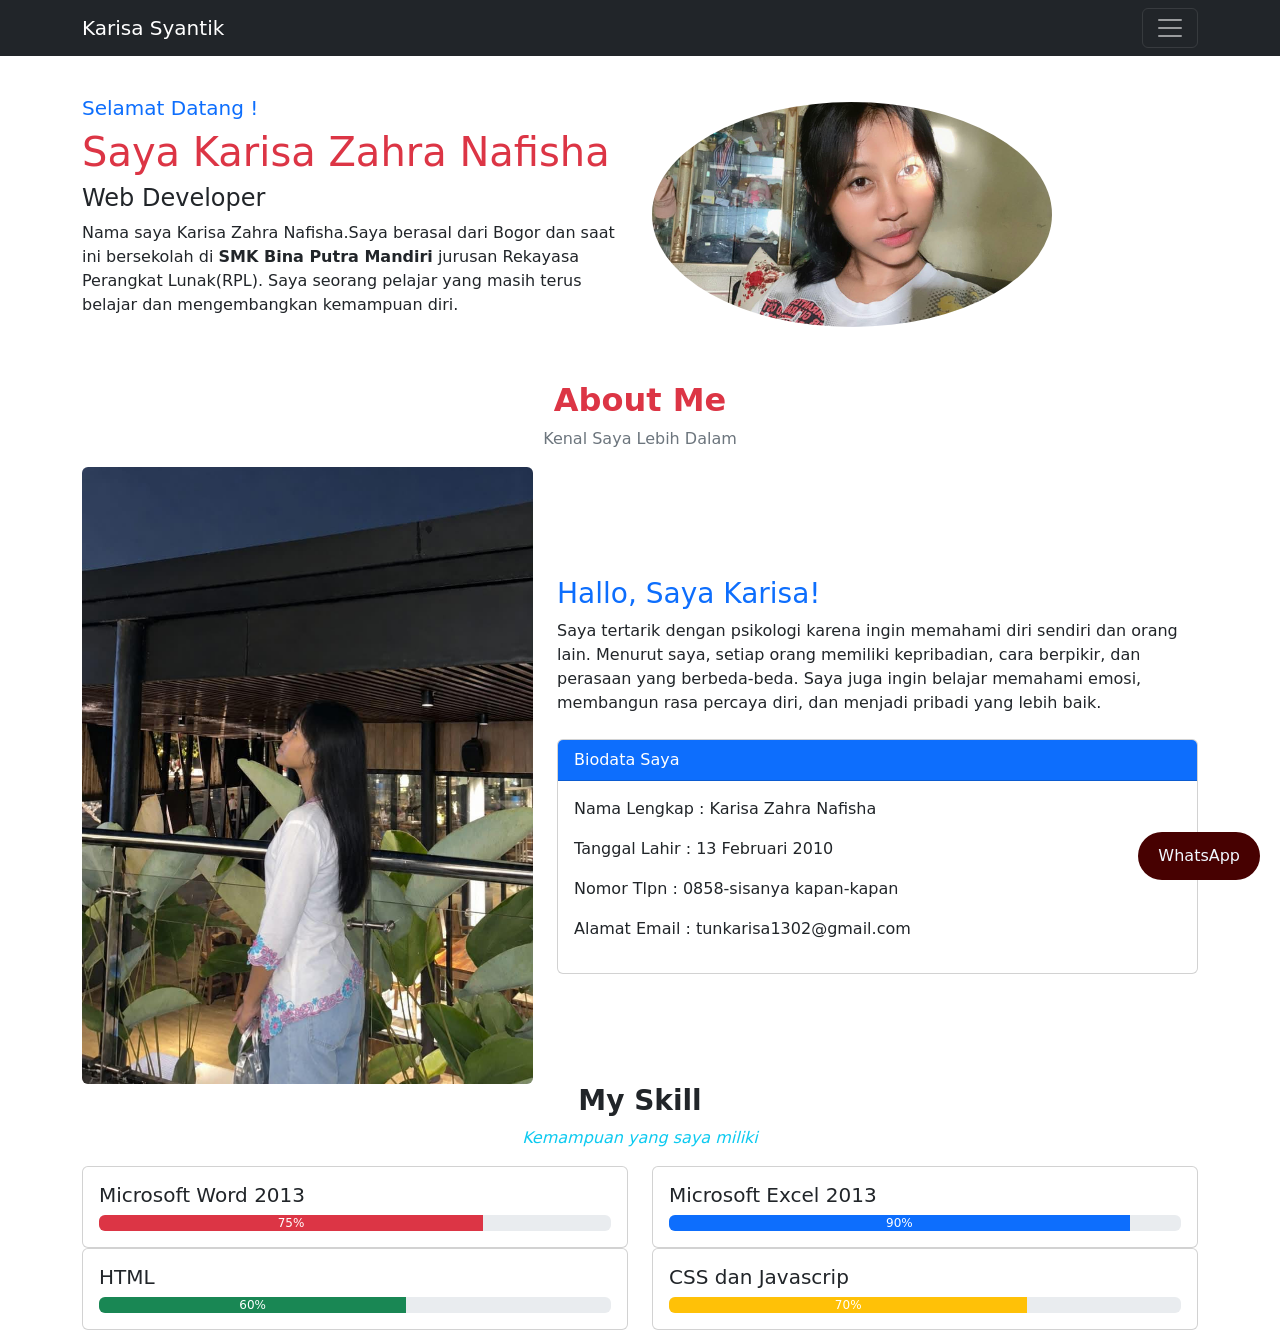
<file: latihan1.html/project/index.html>
<!DOCTYPE html>
<html lang="en">
<head>
    <meta charset="UTF-8">
    <meta name="viewport" content="width=device-width, initial-scale=1.0">
    <title>Profile Web</title>
    <link href="https://cdn.jsdelivr.net/npm/bootstrap@5.3.3/dist/css/bootstrap.min.css" rel="stylesheet">
    <link href="style.css" rel="stylesheet">

</head>
<body>

    <header class="mb-5">
        <nav class="navbar navbar-dark bg-dark fixed-top">
            <div class="container">
                <a class="navbar-brand" href="#home">
                    Karisa Syantik <span class="text-info"></span>
                </a>

                <butto class="navbar-toggler" type="button"
                data-bs-toggle="collapse"
                data-bs-target="#navbarMenu"
                >

                <span class="navbar-toggler-icon"></span>
                </button>
            
                <div class="collapse navbar-collapse" id="navbarMenu">
                    <ul class="navbar-nav ms-auto">
                        <li class="nav-item">
                            <a class="nav-link" href="#home">Home</a>
                        </li>

                        <li class="nav-item">
                            <a class="nav-link" href="#about">About</a>
                        </li>

                        <li class="nav-item">
                            <a class="nav-link" href="#skill">Skill</a>
                        </li>

                        <li class="nav-item">
                            <a class="nav-link" href="#contact">Contact</a>
                        </li>
                    </ul>
                </div>

            </div>
        </nav>
    </header>

    <main class="md-5">

        <section id="home" class="container py-5">

            <div class="row align-items-center">
                <div class="col-md-6">
                    <h5 class="text-primary">Selamat Datang !</h5>
                    <h1 class="text-danger">Saya Karisa Zahra Nafisha</h1>
                    <h4>Web Developer</h4>
                    <p>Nama saya Karisa Zahra Nafisha.Saya berasal dari Bogor dan saat ini
                         bersekolah di <b>SMK Bina Putra Mandiri</b>
                        jurusan Rekayasa Perangkat Lunak(RPL).
                        Saya seorang pelajar yang masih terus belajar dan mengembangkan kemampuan diri.
                    </p>
                </div>

                <div class="col-md-6">
                    <img src="assets/image/poto2.jpg.jpeg"
                    class="img-fluid rounded-circle"
                    width="400px"
                    >
                </div>
            </div>

        </section>

        <section id="about">
            <div class="container">
                <div class="text-center">
                    <h2 class="fw-bold text-danger">About Me</h2>
                    <p class="text-secondary">Kenal Saya Lebih Dalam</p>
                </div>

                <div class="row align-items-center">
                    <div class="col-md-5 text-center">
                        <img src="assets/image/poto5.jpg.jpeg"
                        class="img-fluid rounded" width="500">
                    </div>

                    <div class="col-md-7">
                        <h3 class="text-primary">Hallo, Saya Karisa!</h3>
                        <p>
                            Saya tertarik dengan psikologi karena ingin memahami diri sendiri dan orang lain.
                            Menurut saya, setiap orang memiliki kepribadian, cara berpikir, dan perasaan yang berbeda-beda.
                            Saya juga ingin belajar memahami emosi, membangun rasa percaya diri, dan menjadi pribadi yang lebih baik.
                        </p>

                        <div class="card mt-4">
                            <div class="card-header bg-primary text-white">
                                Biodata Saya
                            </div>

                            <div class="card-body">
                                <p>Nama Lengkap : Karisa Zahra Nafisha</p>
                                <P>Tanggal Lahir : 13 Februari 2010</P>
                                <P>Nomor Tlpn : 0858-sisanya kapan-kapan</P>
                                <P>Alamat Email : tunkarisa1302@gmail.com</P>
                            </div>
                        </div>

                    </div>

                </div>

            </div>
        </section>


        <section id="skill" class="md-4">
            <div class="container">
                <div class="text-center">
                    <h3 class="fw-bold">My Skill</h3>
                    <p class="text-info"><i>Kemampuan yang saya miliki</i></p>
                </div>

                <div class="row">

                    <div class="col-md-6">
                        <div class="card">
                            <div class="card-body">
                                <h5>Microsoft Word 2013</h5>
                                <div class="progress">
                                    <div class="progress-bar bg-danger"
                                        style="width: 75%;"
                                        aria-valuenow="75"
                                        aria-valuemax="100"
                                        aria-valuemin="0"
                                        role="progressbar"
                                    >
                                        75%
                                    </div>
                                </div>
                            </div>
                        </div>
                    </div>

                    <div class="col-md-6">
                        <div class="card">
                            <div class="card-body">
                                <h5>Microsoft Excel 2013</h5>
                                <div class="progress">
                                    <div class="progress-bar bg-primary"
                                        style="width: 90%;"
                                        aria-valuenow="90"
                                        aria-valuemax="100"
                                        aria-valuemin="0"
                                        role="progressbar"
                                    >
                                        90%
                                    </div>
                                </div>
                            </div>
                        </div>
                    </div>

                     <div class="col-md-6">
                        <div class="card">
                            <div class="card-body">
                                <h5>HTML</h5>
                                <div class="progress">
                                    <div class="progress-bar bg-success"
                                        style="width: 60%;"
                                        aria-valuenow="60"
                                        aria-valuemax="100"
                                        aria-valuemin="0"
                                        role="progressbar"
                                    >
                                        60%
                                    </div>
                                </div>
                            </div>
                        </div>
                    </div>

                     <div class="col-md-6">
                        <div class="card">
                            <div class="card-body">
                                <h5>CSS dan Javascrip</h5>
                                <div class="progress">
                                    <div class="progress-bar bg-warning"
                                        style="width: 70%;"
                                        aria-valuenow="70"
                                        aria-valuemax="100"
                                        aria-valuemin="0"
                                        role="progressbar"
                                    >
                                        70%
                                    </div>
                                </div>
                            </div>
                        </div>
                    </div>

            </div>
        </section>


        <section id="contact"></section>


    </main>

    <footer></footer>

    <a href="https://wa.me/6285814450139" class="whatsapp-float"
        target="_blank" rel="noopener noreferrer">
        WhatsApp
    </a>

    <script src="https://cdn.jsdelivr.net/npm/bootstrap@5.0.2/dist/js/bootstrap.bundle.min.js"integrity="sha384-MrcW6ZMFYlzcLA8Nl+NtUVF0sA7MsXsP1UyJoMp4YLEuNSfAP+JcXn/tWtIaxVXM"crossorigin="anonymous"></script>
</body>
</html>
</file>
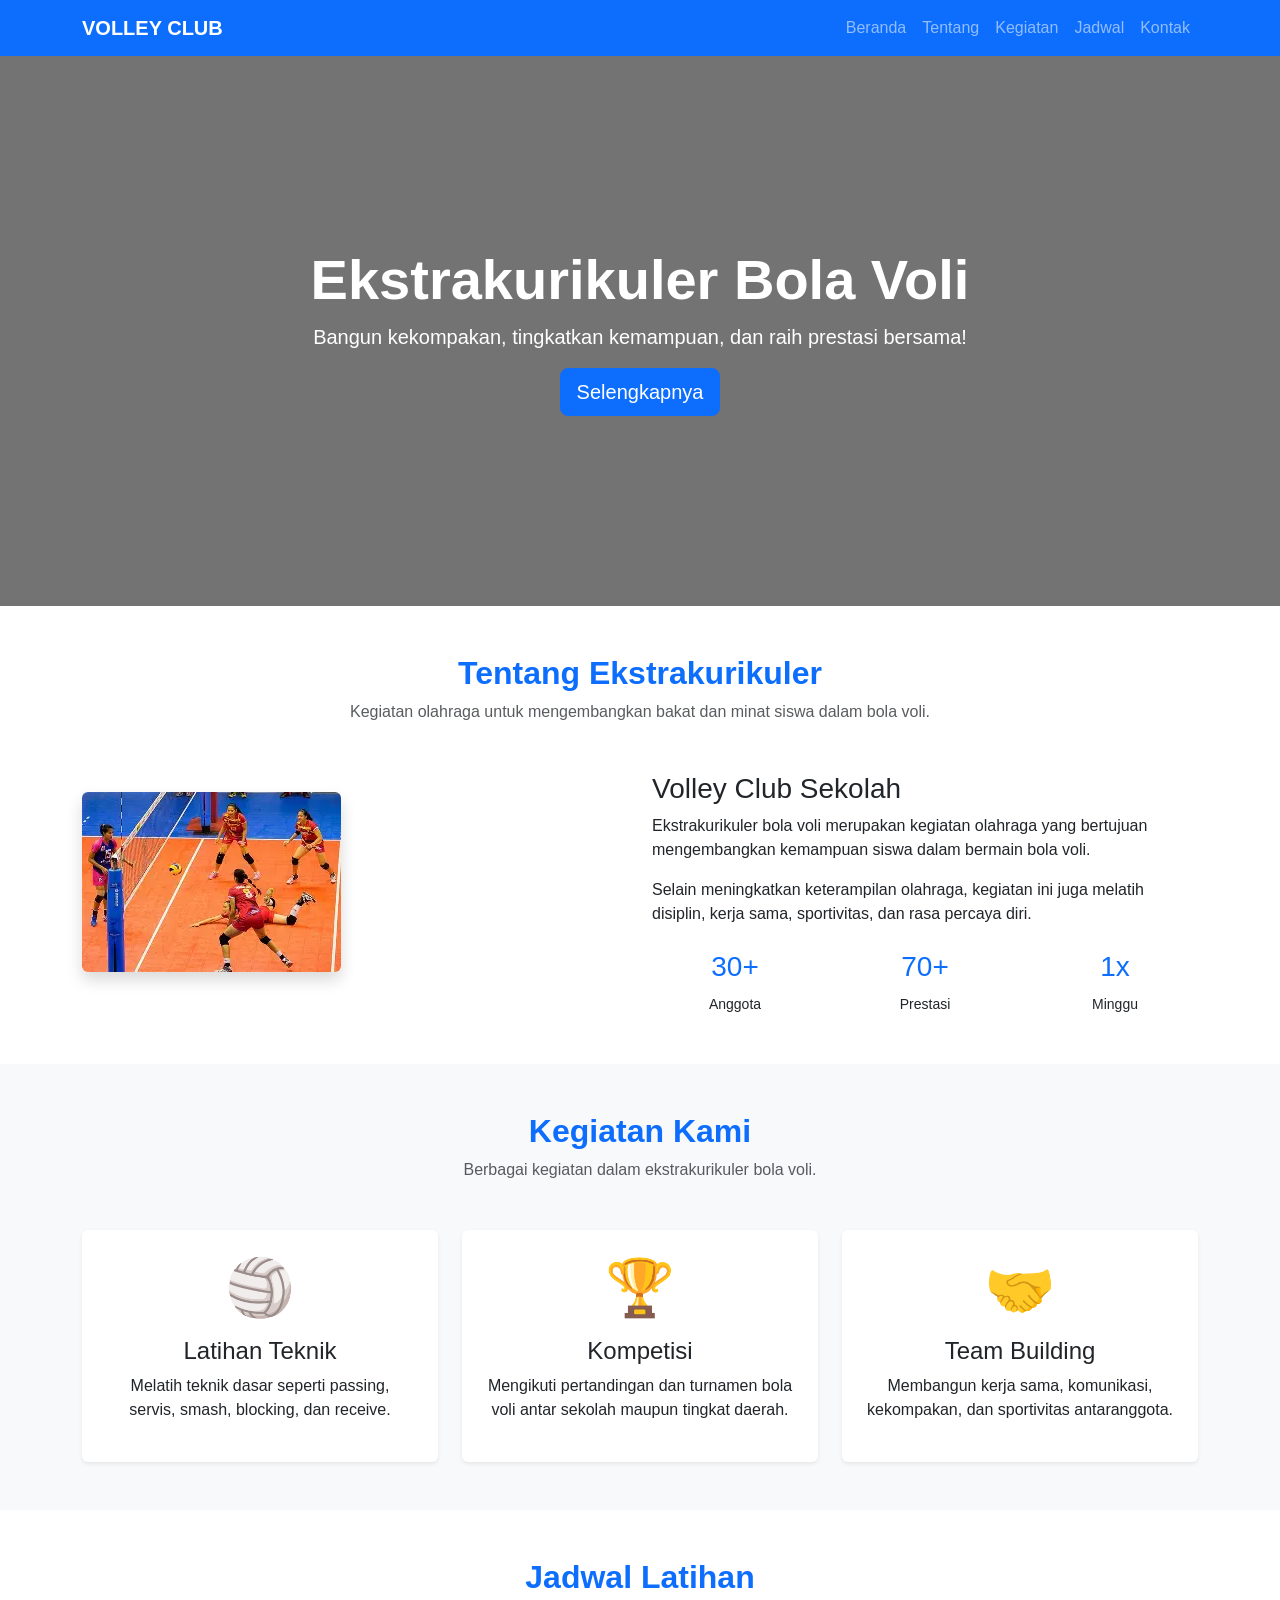
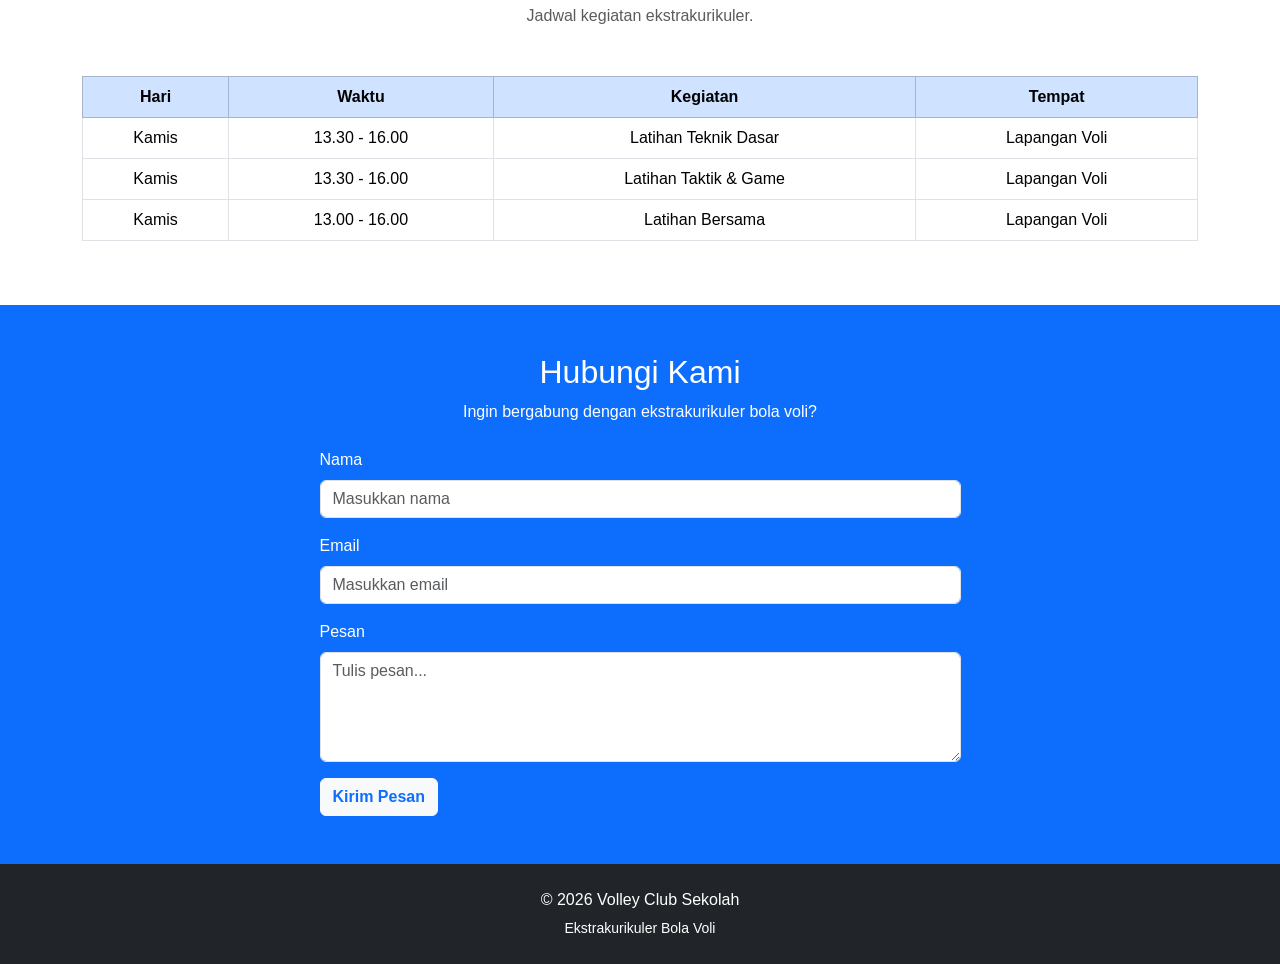
<file: latihan1.html/latihan1.html>
<!DOCTYPE html>
<html lang="id">
<head>
  <meta charset="UTF-8">
  <meta name="viewport" content="width=device-width, initial-scale=1">

  <title>Ekstrakurikuler Bola Voli</title>

  <link href="https://cdn.jsdelivr.net/npm/bootstrap@5.3.3/dist/css/bootstrap.min.css" rel="stylesheet">

  <style>
    body {
      font-family: Arial, sans-serif;
    }

    .hero {
      background: linear-gradient(rgba(0, 0, 0, .55), rgba(0, 0, 0, .55)),
                  url("https://images.unsplash.com/photo-1547347298-4074fc3086f0?auto=format&fit=crop&w=1600&q=80");
      background-size: cover;
      background-position: center;
      min-height: 550px;
      color: white;
      display: flex;
      align-items: center;
    }

    .hero h1 {
      font-size: 3.5rem;
      font-weight: bold;
    }

    .section-title {
      font-weight: bold;
      color: #0d6efd;
    }

    .card {
      transition: .3s;
    }

    .card:hover {
      transform: translateY(-5px);
      box-shadow: 0 8px 20px rgba(0,0,0,.15);
    }

    footer {
      background: #212529;
      color: white;
    }
  </style>
</head>

<body>

<nav class="navbar navbar-expand-lg navbar-dark bg-primary sticky-top">
  <div class="container">
    <a class="navbar-brand fw-bold" href="#">VOLLEY CLUB</a>

    <button class="navbar-toggler" type="button"
            data-bs-toggle="collapse"
            data-bs-target="#navbarNav">
      <span class="navbar-toggler-icon"></span>
    </button>

    <div class="collapse navbar-collapse" id="navbarNav">
      <ul class="navbar-nav ms-auto">
        <li class="nav-item">
          <a class="nav-link" href="#beranda">Beranda</a>
        </li>
        <li class="nav-item">
          <a class="nav-link" href="#tentang">Tentang</a>
        </li>
        <li class="nav-item">
          <a class="nav-link" href="#kegiatan">Kegiatan</a>
        </li>
        <li class="nav-item">
          <a class="nav-link" href="#jadwal">Jadwal</a>
        </li>
        <li class="nav-item">
          <a class="nav-link" href="#kontak">Kontak</a>
        </li>
      </ul>
    </div>
  </div>
</nav>


<section id="beranda" class="hero">
  <div class="container text-center">
    <h1>Ekstrakurikuler Bola Voli</h1>
    <p class="lead">
      Bangun kekompakan, tingkatkan kemampuan, dan raih prestasi bersama!
    </p>
    <a href="#tentang" class="btn btn-primary btn-lg">
      Selengkapnya
    </a>
  </div>
</section>


<section id="tentang" class="py-5">
  <div class="container">
    <div class="text-center mb-5">
      <h2 class="section-title">Tentang Ekstrakurikuler</h2>
      <p class="text-muted">
        Kegiatan olahraga untuk mengembangkan bakat dan minat siswa dalam bola voli.
      </p>
    </div>

    <div class="row align-items-center">
      <div class="col-md-6 mb-4">
        <img
          src="[data-uri]"
          class="img-fluid rounded shadow"
          alt="Bola voli">
      </div>

      <div class="col-md-6">
        <h3>Volley Club Sekolah</h3>
        <p>
          Ekstrakurikuler bola voli merupakan kegiatan olahraga yang bertujuan
          mengembangkan kemampuan siswa dalam bermain bola voli.
        </p>
        <p>
          Selain meningkatkan keterampilan olahraga, kegiatan ini juga melatih
          disiplin, kerja sama, sportivitas, dan rasa percaya diri.
        </p>

        <div class="row text-center mt-4">
          <div class="col-4">
            <h3 class="text-primary">30+</h3>
            <small>Anggota</small>
          </div>
          <div class="col-4">
            <h3 class="text-primary">70+</h3>
            <small>Prestasi</small>
          </div>
          <div class="col-4">
            <h3 class="text-primary">1x</h3>
            <small>Minggu</small>
          </div>
        </div>
      </div>
    </div>
  </div>
</section>

<section id="kegiatan" class="py-5 bg-light">
  <div class="container">
    <div class="text-center mb-5">
      <h2 class="section-title">Kegiatan Kami</h2>
      <p class="text-muted">Berbagai kegiatan dalam ekstrakurikuler bola voli.</p>
    </div>

    <div class="row g-4">

      <div class="col-md-4">
        <div class="card h-100 border-0 shadow-sm">
          <div class="card-body text-center p-4">
            <div class="display-4 mb-3">🏐</div>
            <h4>Latihan Teknik</h4>
            <p>
              Melatih teknik dasar seperti passing, servis, smash,
              blocking, dan receive.
            </p>
          </div>
        </div>
      </div>

      <div class="col-md-4">
        <div class="card h-100 border-0 shadow-sm">
          <div class="card-body text-center p-4">
            <div class="display-4 mb-3">🏆</div>
            <h4>Kompetisi</h4>
            <p>
              Mengikuti pertandingan dan turnamen bola voli
              antar sekolah maupun tingkat daerah.
            </p>
          </div>
        </div>
      </div>

      <div class="col-md-4">
        <div class="card h-100 border-0 shadow-sm">
          <div class="card-body text-center p-4">
            <div class="display-4 mb-3">🤝</div>
            <h4>Team Building</h4>
            <p>
              Membangun kerja sama, komunikasi, kekompakan,
              dan sportivitas antaranggota.
            </p>
          </div>
        </div>
      </div>

    </div>
  </div>
</section>

<section id="jadwal" class="py-5">
  <div class="container">

    <div class="text-center mb-5">
      <h2 class="section-title">Jadwal Latihan</h2>
      <p class="text-muted">Jadwal kegiatan ekstrakurikuler.</p>
    </div>

    <div class="table-responsive">
      <table class="table table-bordered table-hover text-center">
        <thead class="table-primary">
          <tr>
            <th>Hari</th>
            <th>Waktu</th>
            <th>Kegiatan</th>
            <th>Tempat</th>
          </tr>
        </thead>

        <tbody>
          <tr>
            <td>Kamis</td>
            <td>13.30 - 16.00</td>
            <td>Latihan Teknik Dasar</td>
            <td>Lapangan Voli</td>
          </tr>

          <tr>
            <td>Kamis</td>
            <td>13.30 - 16.00</td>
            <td>Latihan Taktik & Game</td>
            <td>Lapangan Voli</td>
          </tr>

          <tr>
            <td>Kamis</td>
            <td>13.00 - 16.00</td>
            <td>Latihan Bersama</td>
            <td>Lapangan Voli</td>
          </tr>
        </tbody>
      </table>
    </div>

  </div>
</section>

<section id="kontak" class="py-5 bg-primary text-white">
  <div class="container">
    <div class="text-center mb-4">
      <h2>Hubungi Kami</h2>
      <p>Ingin bergabung dengan ekstrakurikuler bola voli?</p>
    </div>

    <div class="row justify-content-center">
      <div class="col-md-7">

        <form>
          <div class="mb-3">
            <label class="form-label">Nama</label>
            <input type="text" class="form-control"
                   placeholder="Masukkan nama">
          </div>

          <div class="mb-3">
            <label class="form-label">Email</label>
            <input type="email" class="form-control"
                   placeholder="Masukkan email">
          </div>

          <div class="mb-3">
            <label class="form-label">Pesan</label>
            <textarea class="form-control" rows="4"
                      placeholder="Tulis pesan..."></textarea>
          </div>

          <button type="submit" class="btn btn-light text-primary fw-bold">
            Kirim Pesan
          </button>
        </form>

      </div>
    </div>
  </div>
</section>

<footer class="py-4 text-center">
  <div class="container">
    <p class="mb-1">
      &copy; 2026 Volley Club Sekolah
    </p>
    <small>
      Ekstrakurikuler Bola Voli
    </small>
  </div>
</footer>

<script src="https://cdn.jsdelivr.net/npm/bootstrap@5.3.3/dist/js/bootstrap.bundle.min.js"></script>

</body>
</html>
</file>
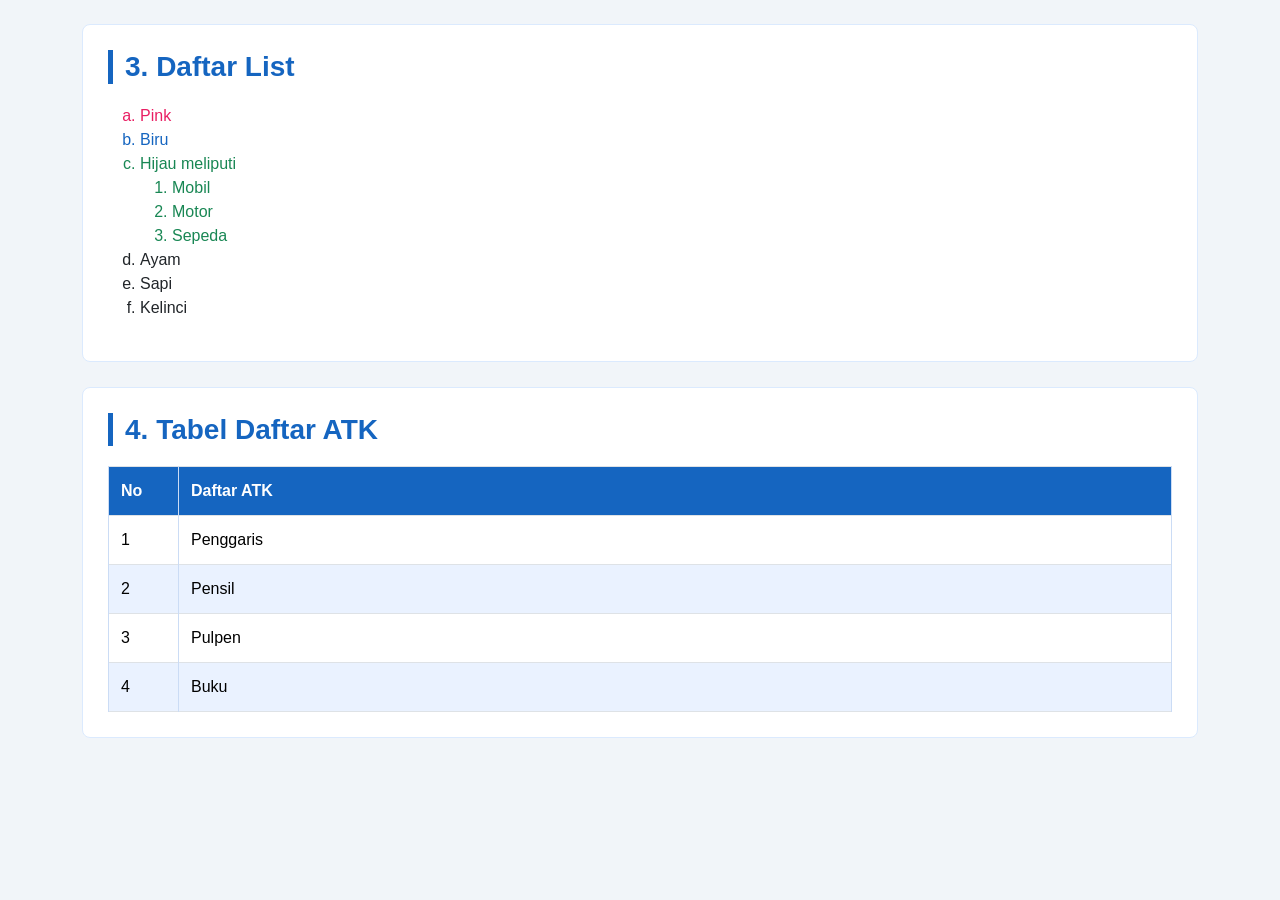
<file: latihan1.html/latihan10.html>
<!DOCTYPE html>
<html lang="id">
<head>
    <meta charset="UTF-8">
    <meta name="viewport" content="width=device-width, initial-scale=1.0">
    <title>Daftar List dan ATK</title>

    <link href="https://cdn.jsdelivr.net/npm/bootstrap@5.3.3/dist/css/bootstrap.min.css" rel="stylesheet">

    <style>
        body {
            background-color: #f1f5f9;
            font-family: Arial, sans-serif;
        }

        .judul {
            color: #1565c0;
            font-weight: bold;
            border-left: 5px solid #1565c0;
            padding-left: 12px;
            margin-bottom: 20px;
        }

        .kartu {
            background-color: white;
            padding: 25px;
            border-radius: 8px;
            margin-bottom: 25px;
            border: 1px solid #dbeafe;
        }

        .pink {
            color: #e91e63;
        }

        .biru {
            color: #1565c0;
        }

        .hijau {
            color: #198754;
        }

        .table thead th {
            background-color: #1565c0;
            color: white;
        }

        .table tbody tr:nth-child(even) td {
            background-color: #eaf2ff;
        }

        .table tbody tr:nth-child(odd) td {
            background-color: white;
        }

        .table th,
        .table td {
            padding: 12px;
            border-color: #cbdcf5;
        }
    </style>
</head>

<body>
    <div class="container py-4">

        <div class="kartu">
            <h3 class="judul">3. Daftar List</h3>

            <ol type="a">
                <li class="pink">Pink</li>
                <li class="biru">Biru</li>
                <li class="hijau">Hijau meliputi
                    <ol type="1">
                        <li>Mobil</li>
                        <li>Motor</li>
                        <li>Sepeda</li>
                    </ol>
                </li>
                <li>Ayam</li>
                <li>Sapi</li>
                <li>Kelinci</li>
            </ol>
        </div>

        <div class="kartu">
            <h3 class="judul">4. Tabel Daftar ATK</h3>

            <table class="table table-bordered mb-0">
                <thead>
                    <tr>
                        <th style="width: 70px;">No</th>
                        <th>Daftar ATK</th>
                    </tr>
                </thead>
                <tbody>
                    <tr>
                        <td>1</td>
                        <td>Penggaris</td>
                    </tr>
                    <tr>
                        <td>2</td>
                        <td>Pensil</td>
                    </tr>
                    <tr>
                        <td>3</td>
                        <td>Pulpen</td>
                    </tr>
                    <tr>
                        <td>4</td>
                        <td>Buku</td>
                    </tr>
                </tbody>
            </table>
        </div>

    </div>
</body>
</html>
</file>
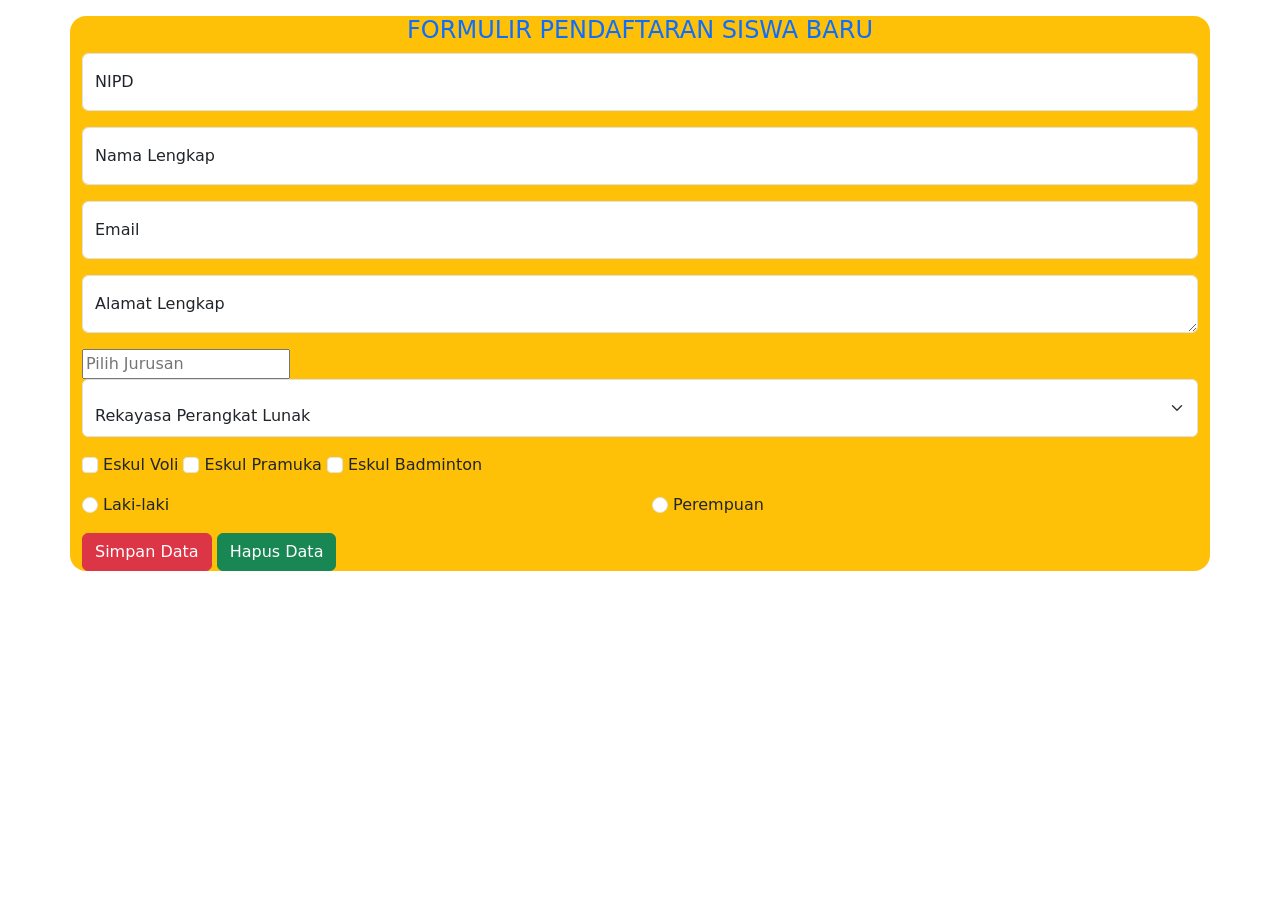
<file: latihan1.html/latihan5.html>
<!DOCTYPE html>
<html lang="en">
<head>
    <meta charset="UTF-8">
    <meta name="viewport" content="width=device-width, initial-scale=1.0">
    <title>From Control</title>

    <link href="https://cdn.jsdelivr.net/npm/bootstrap@5.3.3/dist/css/bootstrap.min.css" rel="stylesheet">

</head>
<body>
     
    <div class="container mt-3 bg-warning rounded-4">

        <h4 class="text-center text-primary">FORMULIR PENDAFTARAN SISWA BARU</h4>

        <div class="mb-3 form-floating">
            <input type="text" placeholder="Masukan NIPD" class="form-control">
            <label>NIPD</label>
        </div>

        <div class="mb-3 form-floating">
            <input type="text" placeholder="Nama Lengkap" class="form-control">
            <label>Nama Lengkap</label>
        </div>

        <div class="mb-3 form-floating">
            <input type="text" placeholder="Email" class="form-control">
            <label>Email</label>
        </div>

        <div class="mb-3 form-floating">
            <textarea class="form-control" placeholder="Alamat Lengkap"></textarea>
            <label>Alamat Lengkap</label>
        </div>

        <div class="mb-3 form-floating">
            <input type="text" placeholder="Pilih Jurusan">
            <select class="form-select">
                <option>Rekayasa Perangkat Lunak</option>
                <option>Teknik Komputer dan Jaringan</option>
                <option>Desain Komunikasi Visual</option>
                <option>Bisnis Digital</option>
                <option>Akuntansi</option>
                
            </select>
        </div>

        <div class="mb-3">
            <input class="form-check-input" type="checkbox">
            <label class="form-check-label">Eskul Voli</lable>

            <input class="form-check-input" type="checkbox">
            <label class="form-check-label">Eskul Pramuka</label>
            
            <input class="form-check-input" type="checkbox">
            <label class="form-check-label">Eskul Badminton</label>
        </div>

        <div class="mb-3">
            <div class="row">
                <div class="col-6">
                    <input class="form-check-input" type="radio" name="jk">
                 <label class="form-check-label">Laki-laki</label>
                </div>
                <div class="col-6">
                    <input class="form-check-input" type="radio" name="jk">
                 <label class="form-check-label">Perempuan</label>
                </div>
            </div>
        </div>

        <button type="button" class="btn btn-danger" data-bs-toggle="tooltip" data-bs-placement="top" data-bs-titel="untuk simpan data">Simpan Data</button>
        <button class="btn btn-success">Hapus Data</button>
    </div>

    <script>
            const tooltipTriggerList = document.querySelectorAll('[data-bs-toggle="tooltip"]')
            const tooltipList = [...tooltipTriggerList].map(tooltipTriggerEl => new bootstrap.Tooltip(tooltipTriggerEl))
    </script>    

</body>
</html>
</file>
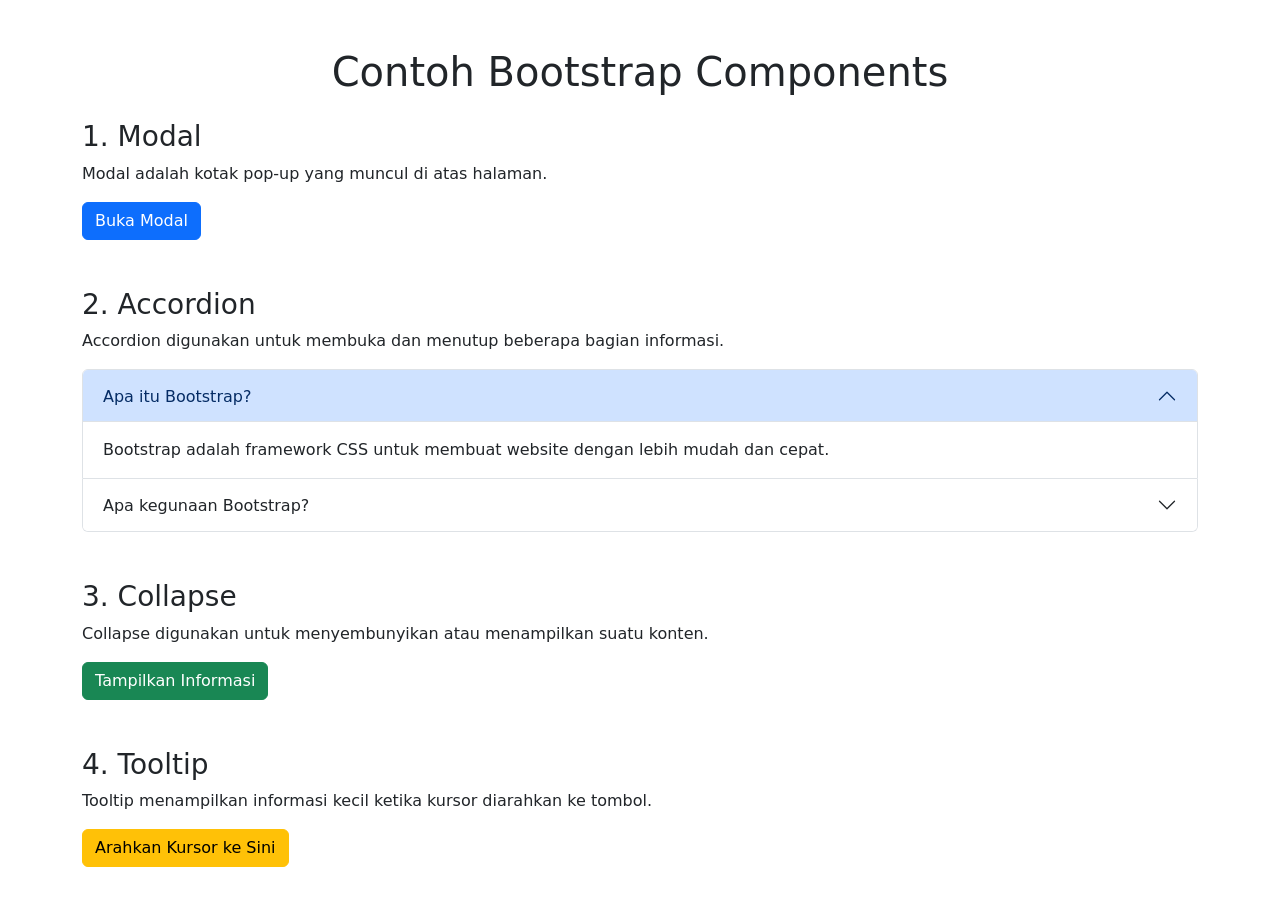
<file: latihan1.html/latihan6.html>
<!DOCTYPE html>
<html lang="en">
<head>
    <meta charset="UTF-8">
    <meta name="viewport" content="width=device-width, initial-scale=1.0">
    <title>Bootstrap Components</title>

    <link href="https://cdn.jsdelivr.net/npm/bootstrap@5.3.3/dist/css/bootstrap.min.css" rel="stylesheet">
</head>

<body>

<div class="container mt-5">

    <h1 class="text-center mb-4">Contoh Bootstrap Components</h1>

    <div class="mb-5">
        <h3>1. Modal</h3>
        <p>Modal adalah kotak pop-up yang muncul di atas halaman.</p>

        <button type="button" class="btn btn-primary" data-bs-toggle="modal" data-bs-target="#modalContoh">
            Buka Modal
        </button>

        <div class="modal fade" id="modalContoh" tabindex="-1">
            <div class="modal-dialog">
                <div class="modal-content">

                    <div class="modal-header">
                        <h5 class="modal-title">Halo!</h5>
                        <button type="button" class="btn-close" data-bs-dismiss="modal"></button>
                    </div>

                    <div class="modal-body">
                        Ini adalah contoh penggunaan Modal Bootstrap.
                    </div>

                    <div class="modal-footer">
                        <button type="button" class="btn btn-secondary" data-bs-dismiss="modal">
                            Tutup
                        </button>
                    </div>

                </div>
            </div>
        </div>
    </div>


    <div class="mb-5">
        <h3>2. Accordion</h3>
        <p>Accordion digunakan untuk membuka dan menutup beberapa bagian informasi.</p>

        <div class="accordion" id="accordionContoh">

            <div class="accordion-item">
                <h2 class="accordion-header">
                    <button class="accordion-button" type="button"
                        data-bs-toggle="collapse"
                        data-bs-target="#informasi1">
                        Apa itu Bootstrap?
                    </button>
                </h2>

                <div id="informasi1" class="accordion-collapse collapse show"
                    data-bs-parent="#accordionContoh">

                    <div class="accordion-body">
                        Bootstrap adalah framework CSS untuk membuat website dengan lebih mudah dan cepat.
                    </div>

                </div>
            </div>


            <div class="accordion-item">
                <h2 class="accordion-header">
                    <button class="accordion-button collapsed" type="button"
                        data-bs-toggle="collapse"
                        data-bs-target="#informasi2">
                        Apa kegunaan Bootstrap?
                    </button>
                </h2>

                <div id="informasi2" class="accordion-collapse collapse"
                    data-bs-parent="#accordionContoh">

                    <div class="accordion-body">
                        Bootstrap membantu membuat tampilan website menjadi lebih rapi dan responsif.
                    </div>

                </div>
            </div>

        </div>
    </div>


    <div class="mb-5">
        <h3>3. Collapse</h3>
        <p>Collapse digunakan untuk menyembunyikan atau menampilkan suatu konten.</p>

        <button class="btn btn-success"
            data-bs-toggle="collapse"
            data-bs-target="#collapseContoh">
            Tampilkan Informasi
        </button>

        <div class="collapse mt-3" id="collapseContoh">
            <div class="card card-body">
                Ini adalah contoh konten yang menggunakan fitur Collapse Bootstrap.
            </div>
        </div>
    </div>


    <div class="mb-5">
        <h3>4. Tooltip</h3>
        <p>Tooltip menampilkan informasi kecil ketika kursor diarahkan ke tombol.</p>

        <button type="button"
            class="btn btn-warning"
            data-bs-toggle="tooltip"
            data-bs-placement="top"
            title="Ini adalah Tooltip!">
            Arahkan Kursor ke Sini
        </button>
    </div>

</div>


<script src="https://cdn.jsdelivr.net/npm/bootstrap@5.3.3/dist/js/bootstrap.bundle.min.js"></script>

<script>
    const tooltipTriggerList = document.querySelectorAll('[data-bs-toggle="tooltip"]');

    [...tooltipTriggerList].map(
        tooltipTriggerEl => new bootstrap.Tooltip(tooltipTriggerEl)
    );
</script>

</body>
</html>
</file>
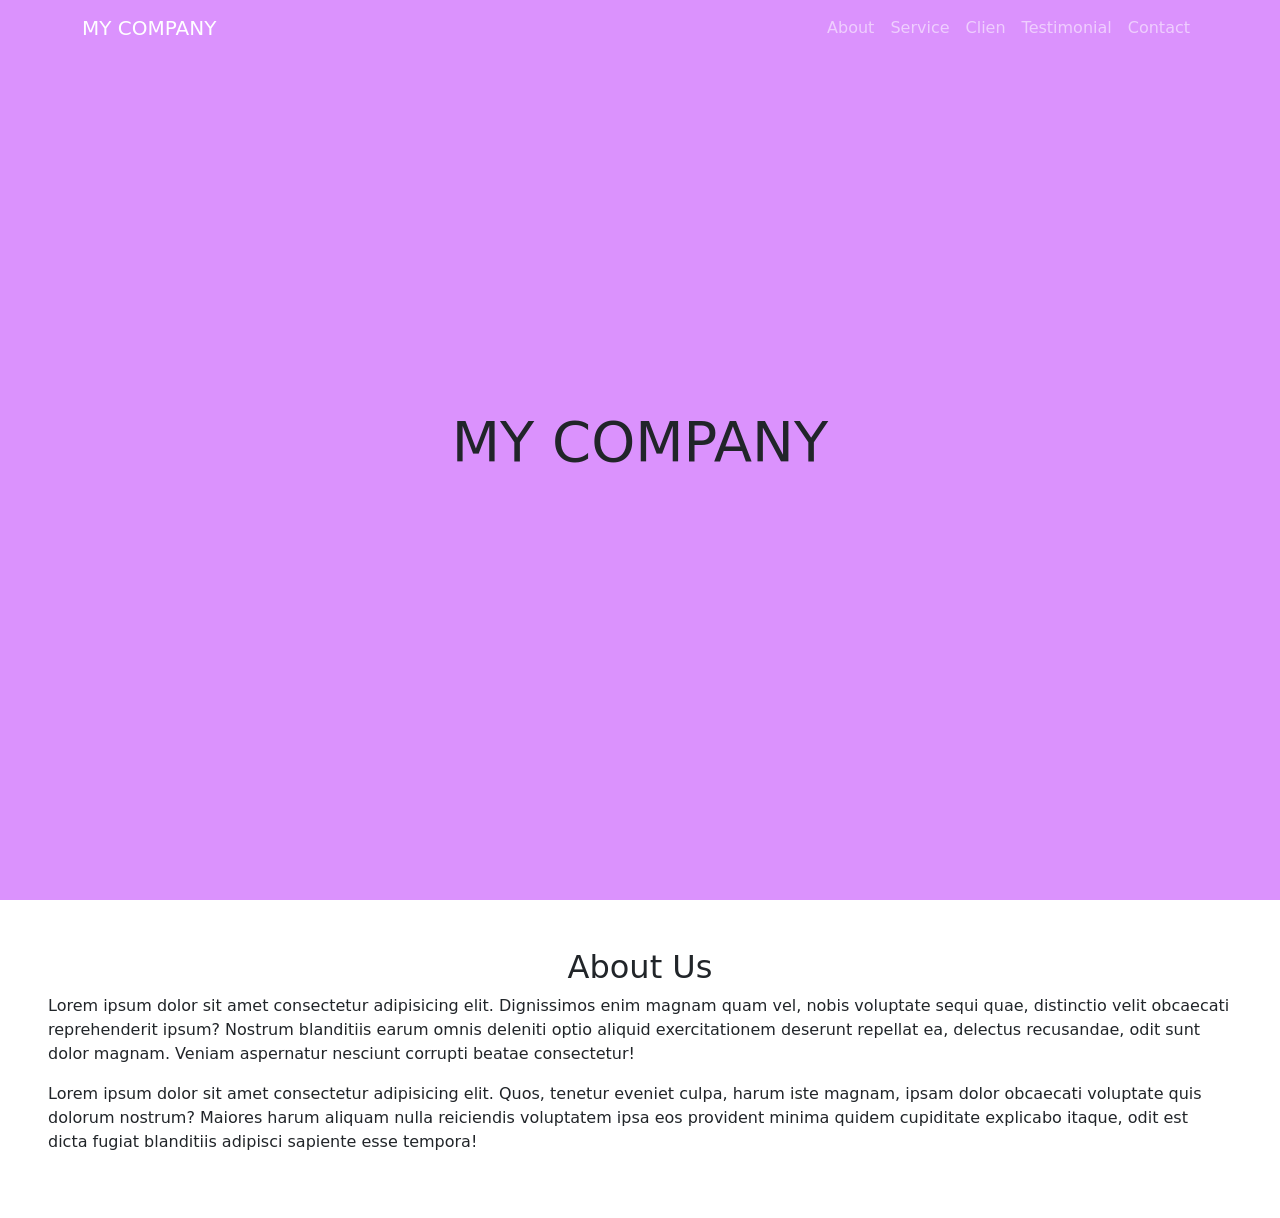
<file: latihan1.html/latihan8.html>
<!doctype html>
<html lang="en">

<head>
    <!-- Required meta tags -->
    <meta charset="utf-8">
    <meta name="viewport" content="width=device-width, initial-scale=1">

    <!-- Bootstrap CSS -->
    <link href="https://cdn.jsdelivr.net/npm/bootstrap@5.0.2/dist/css/bootstrap.min.css" rel="stylesheet"
        integrity="sha384-EVSTQN3/azprG1Anm3QDgpJLIm9Nao0Yz1ztcQTwFspd3yD65VohhpuuCOmLASjC" crossorigin="anonymous">
    <link rel="stylesheet" href="style.css">

    <title>MY COMPANY</title>
</head>

<body>

    <!-- Navbar -->
    <nav class="navbar navbar-expand-lg navbar-dark fixed-top">
        <div class="container">
            <a class="navbar-brand" href="#">MY COMPANY</a>
            <button class="navbar-toggler" type="button" data-bs-toggle="collapse" data-bs-target="#navbarNavAltMarkup"
                aria-controls="navbarNavAltMarkup" aria-expanded="false" aria-label="Toggle navigation">
                <span class="navbar-toggler-icon"></span>
            </button>
            <div class="collapse navbar-collapse" id="navbarNavAltMarkup">
                <div class="navbar-nav ms-auto">
                    <a class="nav-link" href="#">About</a>
                    <a class="nav-link" href="#">Service</a>
                    <a class="nav-link" href="#">Clien</a>
                    <a class="nav-link" href="#">Testimonial</a>
                    <a class="nav-link" href="#">Contact</a>
                </div>
            </div>
        </div>
    </nav>

    <!-- jumbotron -->
    <section id="jumbotron" class=" jumbotron">
        <div class="row-img d-flex justify-content-center align-items-center text-dark text-center">
            <div class="col-md-6" style="z-index: 1;">
                <h2 class="display-4">MY COMPANY</h2>
                <P class="lead"</P>
            </div>
        </div>
    </section>

    <section id="about" class="about">
        <div class="row-img d-flex">
            <div class="md5 p-5 d-flex justify-content-center align-items-center flex-column">
                <h2>About Us</h2>
                <p>Lorem ipsum dolor sit amet consectetur adipisicing elit. Dignissimos enim magnam quam vel, nobis voluptate sequi quae, distinctio velit obcaecati reprehenderit ipsum? Nostrum blanditiis earum omnis deleniti optio aliquid exercitationem deserunt repellat ea, delectus recusandae, odit sunt dolor magnam. Veniam aspernatur nesciunt corrupti beatae consectetur!</p>
                <p>Lorem ipsum dolor sit amet consectetur adipisicing elit. Quos, tenetur eveniet culpa, harum iste magnam, ipsam dolor obcaecati voluptate quis dolorum nostrum? Maiores harum aliquam nulla reiciendis voluptatem ipsa eos provident minima quidem cupiditate explicabo itaque, odit est dicta fugiat blanditiis adipisci sapiente esse tempora!</p>
            </div>
            <div class="md5"></div>
        </div>
    </section>








    <!-- Optional JavaScript; choose one of the two! -->
    <script src="https://cdn.jsdelivr.net/npm/bootstrap@5.0.2/dist/js/bootstrap.bundle.min.js"
        integrity="sha384-MrcW6ZMFYlzcLA8Nl+NtUVF0sA7MsXsP1UyJoMp4YLEuNSfAP+JcXn/tWtIaxVXM"
        crossorigin="anonymous"></script>

</body>

</html>
</file>
<file: latihan1.html/project/style.css>
.ukuran-image{
    width: 200px;
    height: 200px;
}

.whatsapp-float{
    position: fixed;
    bottom: 20px;
    right: 20px;
    z-index: 1050;
    background-color: rgb(71, 1, 1);
    color: aliceblue;
    padding: 12px 20px;
    border-radius: 50px;
    text-decoration: none;
}
</file>
<file: latihan1.html/style.css>
nav.navbar{
    z-index: 1;
}

.jumbotron .row-img{
    width: 100%;
    height: 100vh;
    background-image: url('yellow.jpeg');
    background-position: center;
    position: relative;
}

.jumbotron .row-img::after{
    content: '';
    position: absolute;
    width: 100%;
    height: 100%;
    top: 0;
    left: 0;
    background-color: #db92fd;
}

.about .row-img{
    width: 100%;
}

about .row-img .md5:nth-child(2) {
    background-color: black;
    width: 100%;
    height: 100vh;
}

about .row-img .md5:nth-child(1) {
    background-image: url('bery.jpeg');
    width: 100%;
    height: 100vh;
    background-position: center;
    background-size: conver;
}
</file>
